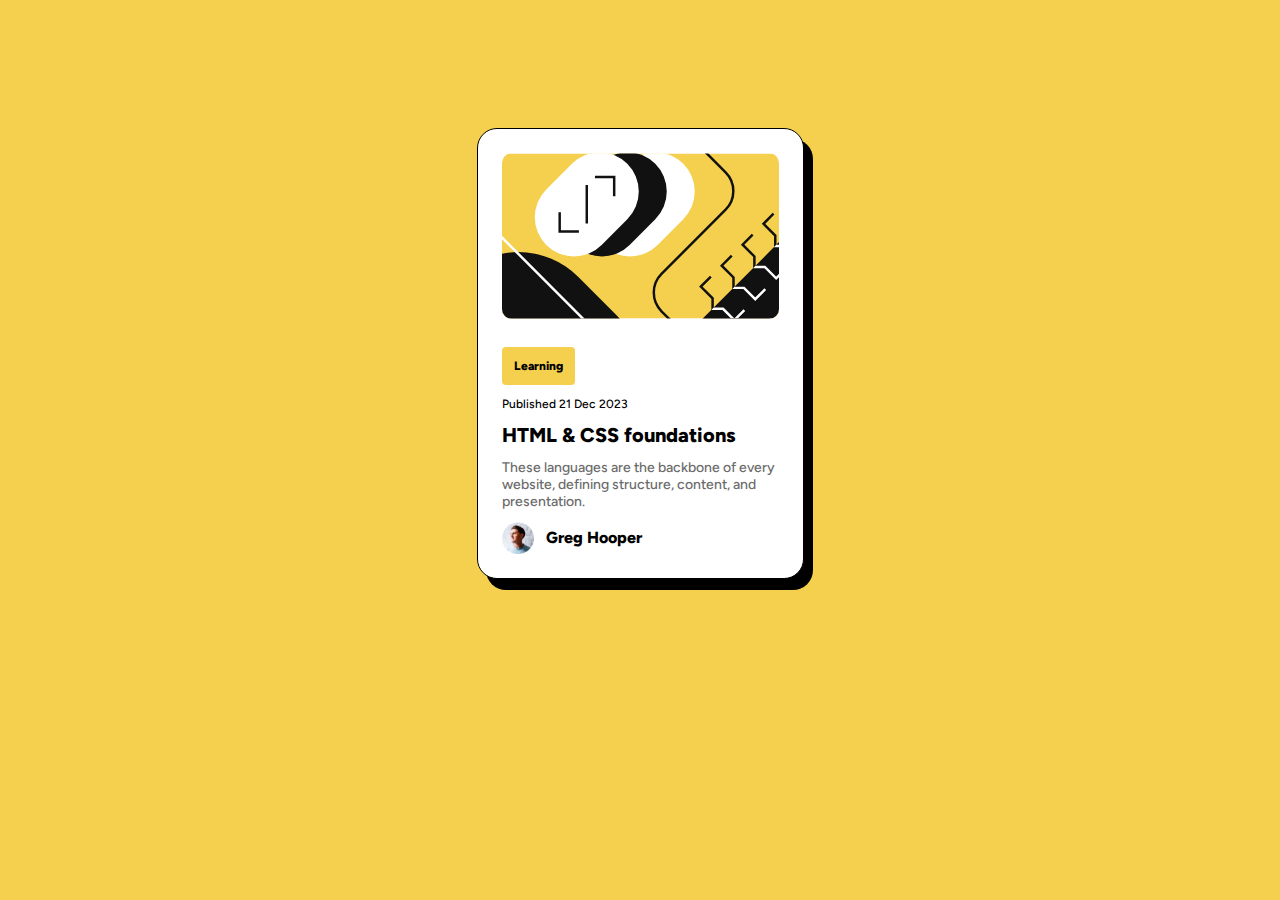
<file: blog-preview/index.html>
<!DOCTYPE html>
<html lang="en">

<head>
    <meta charset="UTF-8">
    <meta name="viewport" content="width=device-width, initial-scale=1.0">
    <title>Blog Preview</title>
    <link rel="stylesheet" href="style.css">
    <link rel="shortcut icon" href="assets/images/favicon-32x32.png" type="image/x-icon">
</head>

<body>
    <div class="container">
        <img src="assets/images/illustration-article.svg" alt="image of article ilustration">


        <p id="cabecaclho">Learning</p>

        <p id="data-publicacao">Published 21 Dec 2023</p>

        <h1>HTML & CSS foundations</h1><!--Poderia ser um Link-->

        <p id="legenda">These languages are the backbone of every website, defining structure, content, and
            presentation.</p>
        <div class="dados">
            <img src="assets/images/image-avatar.webp" alt="author">
            <p>Greg Hooper</p>
        </div>
    </div>
</body>

</html>
</file>
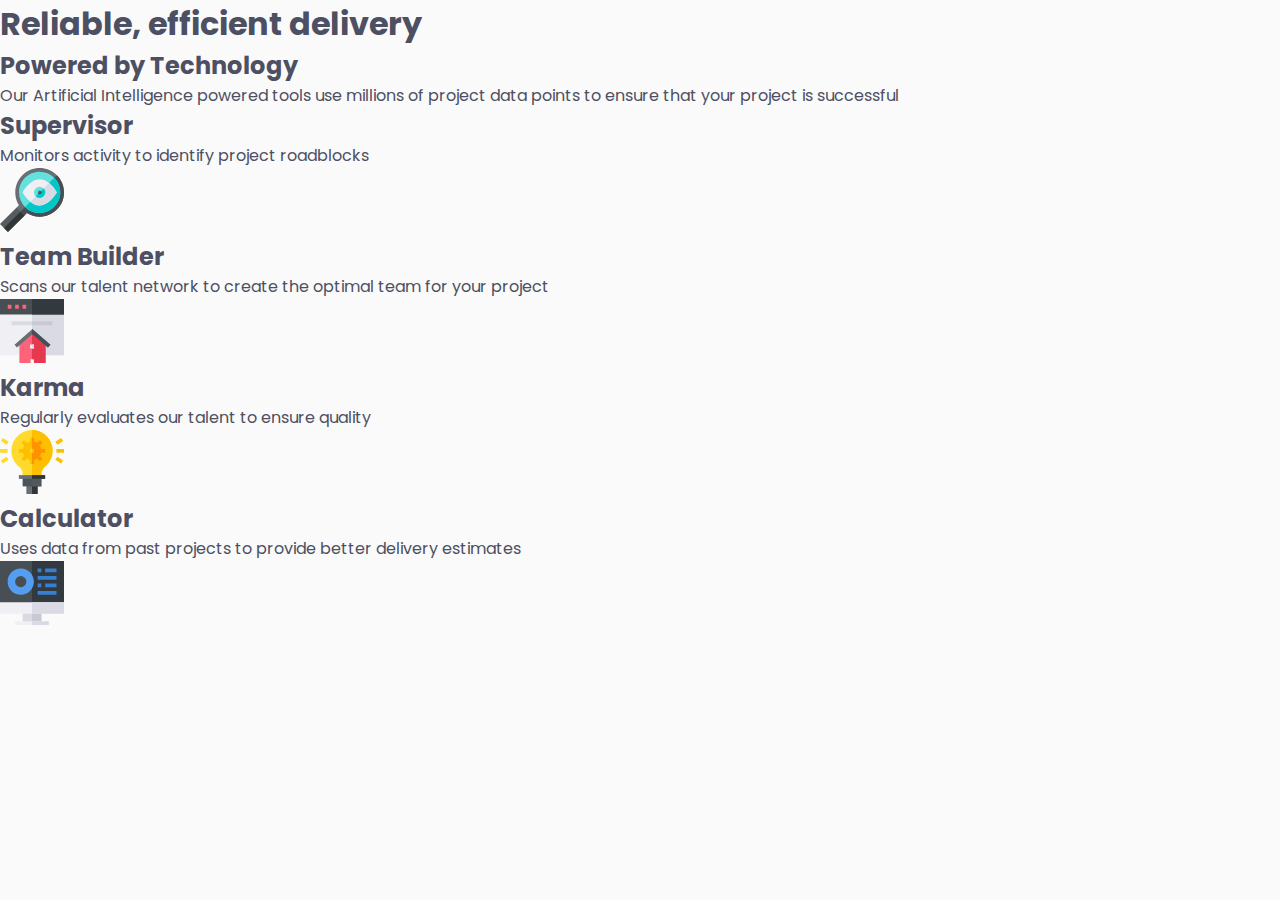
<file: Four-card-feature-section/index.html>
<!DOCTYPE html>
<html lang="en">

<head>
    <meta charset="UTF-8">
    <meta name="viewport" content="width=device-width, initial-scale=1.0">
    <link rel="stylesheet" href="style.css">
    <link rel="shortcut icon" href="images/favicon-32x32.png" type="image/x-icon">
    <title>Four card feature section</title>
</head>

<body>
    <main>
        <section>
            <h1>Reliable, efficient delivery</h1>
            <h2>Powered by Technology</h2>
            <p>Our Artificial Intelligence powered tools use millions of project data points to ensure that your project
                is successful</p>
        </section>
        <section>
            <div>
                <h2>Supervisor</h2>
                <p>Monitors activity to identify project roadblocks</p>
                <img src="images/icon-supervisor.svg" alt="Supervisor">
            </div>
            <div>
                <h2>Team Builder</h2>
                <p>Scans our talent network to create the optimal team for your project</p>
                <img src="images/icon-team-builder.svg" alt="Team Builder">
            </div>
            <div>
                <h2>Karma</h2>
                <p>Regularly evaluates our talent to ensure quality</p>
                <img src="images/icon-karma.svg" alt="Karma">
            </div>
            <div>
                <h2>Calculator</h2>
                <p>Uses data from past projects to provide better delivery estimates</p>
                <img src="images/icon-calculator.svg" alt="Calculator">
            </div>
        </section>
    </main>
</body>

</html>
</file>
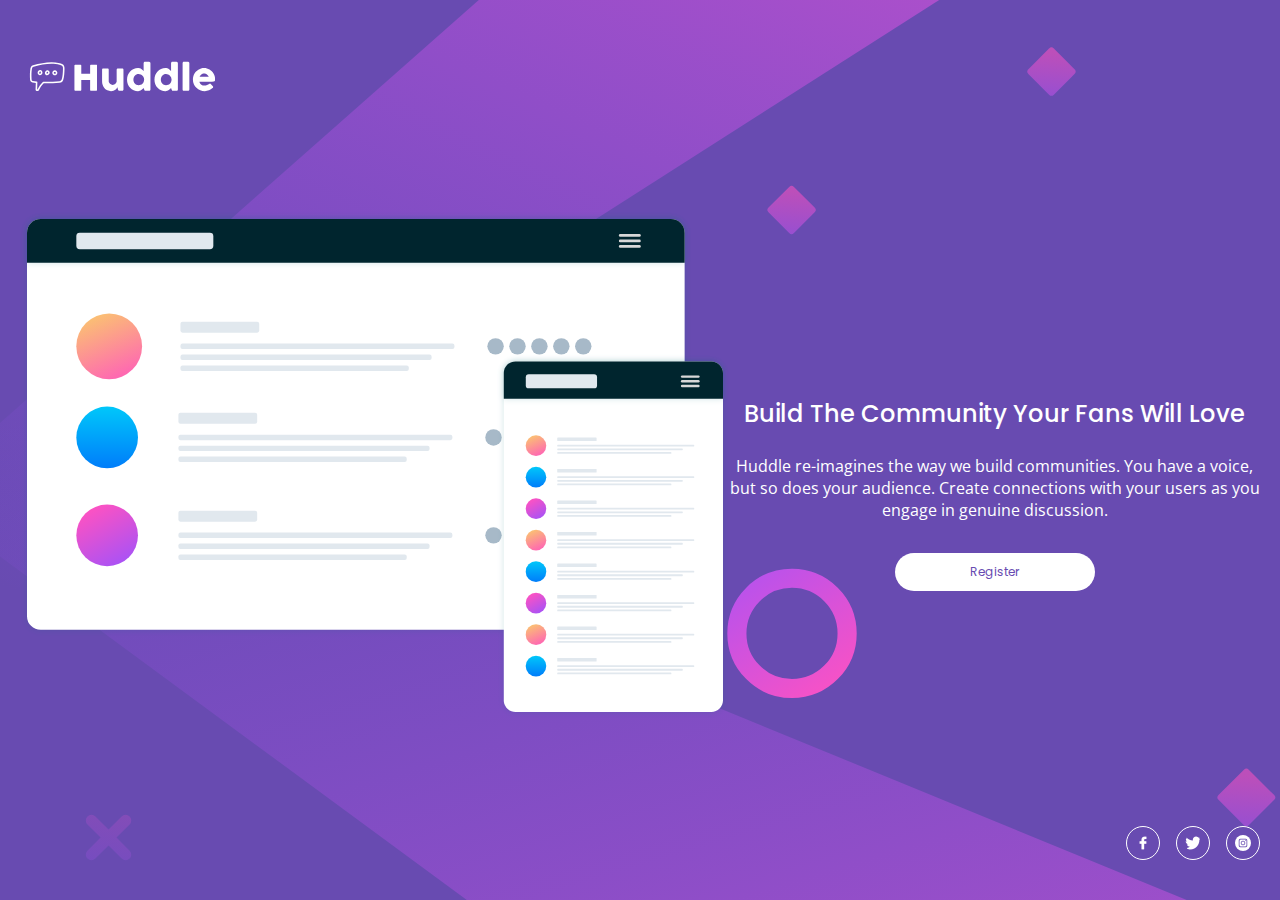
<file: huddle-landing-page/index.html>
<!DOCTYPE html>
<html lang="en">

<head>
    <meta charset="UTF-8">
    <meta name="viewport" content="width=device-width, initial-scale=1.0">
    <title>Huddle landing page</title>
    <link rel="stylesheet" href="style.css">
    <link rel="shortcut icon" href="images/favicon-32x32.png" type="image/x-icon">
</head>

<body>
    <div class="container">
        <header>
            <img src="images/logo.svg" alt="Logo of Huddle">
        </header>
        <div class="sub-container">
            <img src="images/illustration-mockups.svg" alt="ilustration mockups">
            <div class="conteudo">
                <h1>Build The Community Your Fans Will Love</h1>
                <p>Huddle re-imagines the way we build communities. You have a voice, but so does your audience. Create
                    connections with your users as you engage in genuine discussion. </p>
                <div class="container-button"><button>Register</button></div>

            </div>
        </div>
    </div>
    <div class="social">
        <img src="images/facebook.png" alt="logo facebook">
        <img src="images/twitter.png" alt="logo twitter">
        <img src="images/logotipo-do-instagram.png" alt="logo do instagram">
    </div>
</body>

</html>
</file>
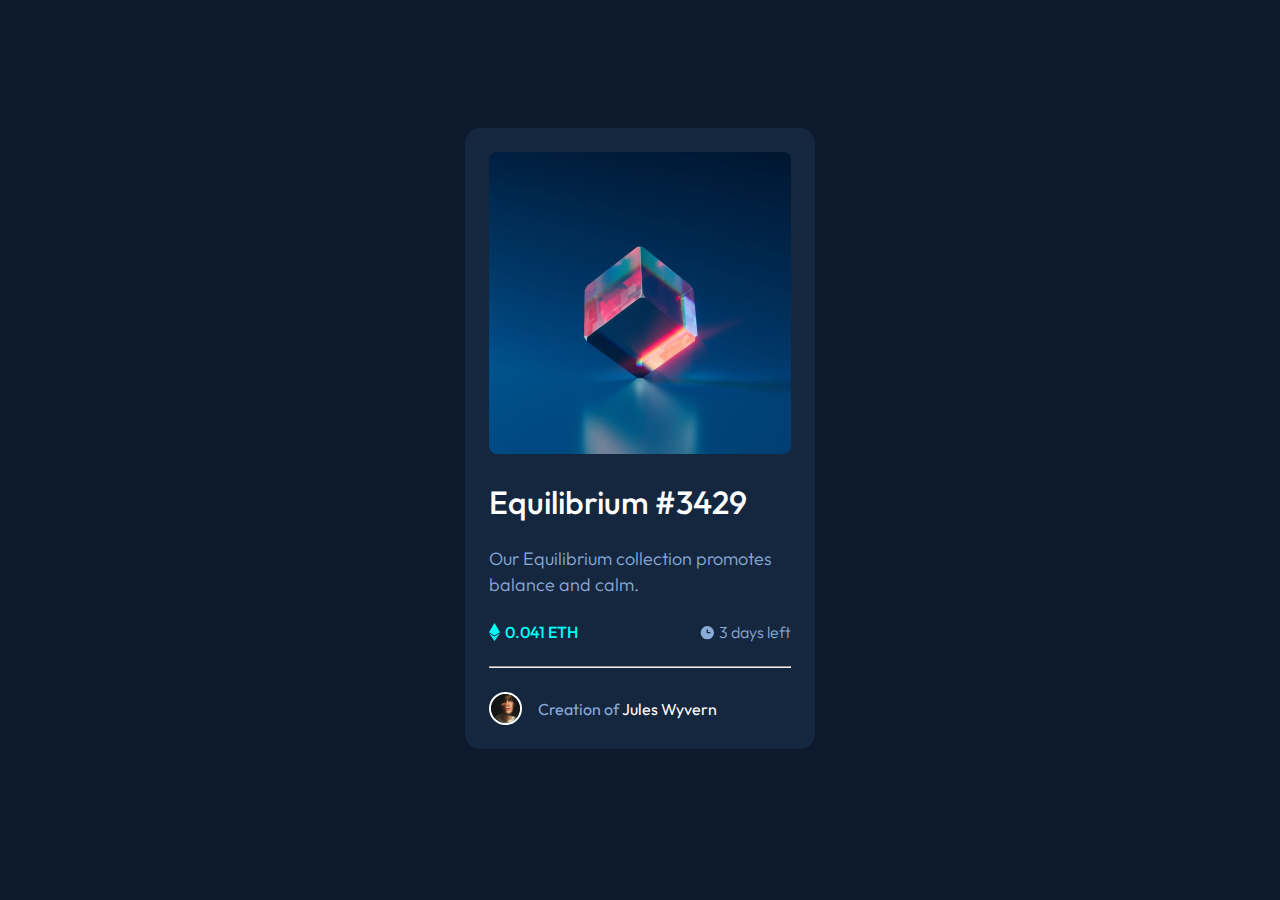
<file: nft-preview/index.html>
<!DOCTYPE html>
<html lang="en">

<head>
    <meta charset="UTF-8">
    <meta name="viewport" content="width=device-width, initial-scale=1.0">
    <title>NFT preview</title>
    <link rel="stylesheet" href="style.css">
    <link rel="shortcut icon" href="images/favicon-32x32.png" type="image/x-icon">
</head>

<body>
    <div class="container">
        <div class="imagem-container">
            <img src="images/image-equilibrium.jpg" alt="image of NFT equilibrium">

        </div>

        <h1>Equilibrium #3429</h1>
        <p id="resume">Our Equilibrium collection promotes balance and calm.</p>
        <div class="data">
            <div class="eth">
                <img src="images/icon-ethereum.svg" alt="Icon etherium">
                <p>0.041 ETH</p>
            </div>
            <div class="days">
                <img src="images/icon-clock.svg" alt="icon of clock">
                <p>3 days left</p>
            </div>
        </div>
        <hr>
        <div class="dados">
            <img src="images/image-avatar.png" alt="creator Jules Wyvern">
            <p>Creation of <a href="#">Jules Wyvern</a></p>
        </div>
    </div>
</body>

</html>
</file>
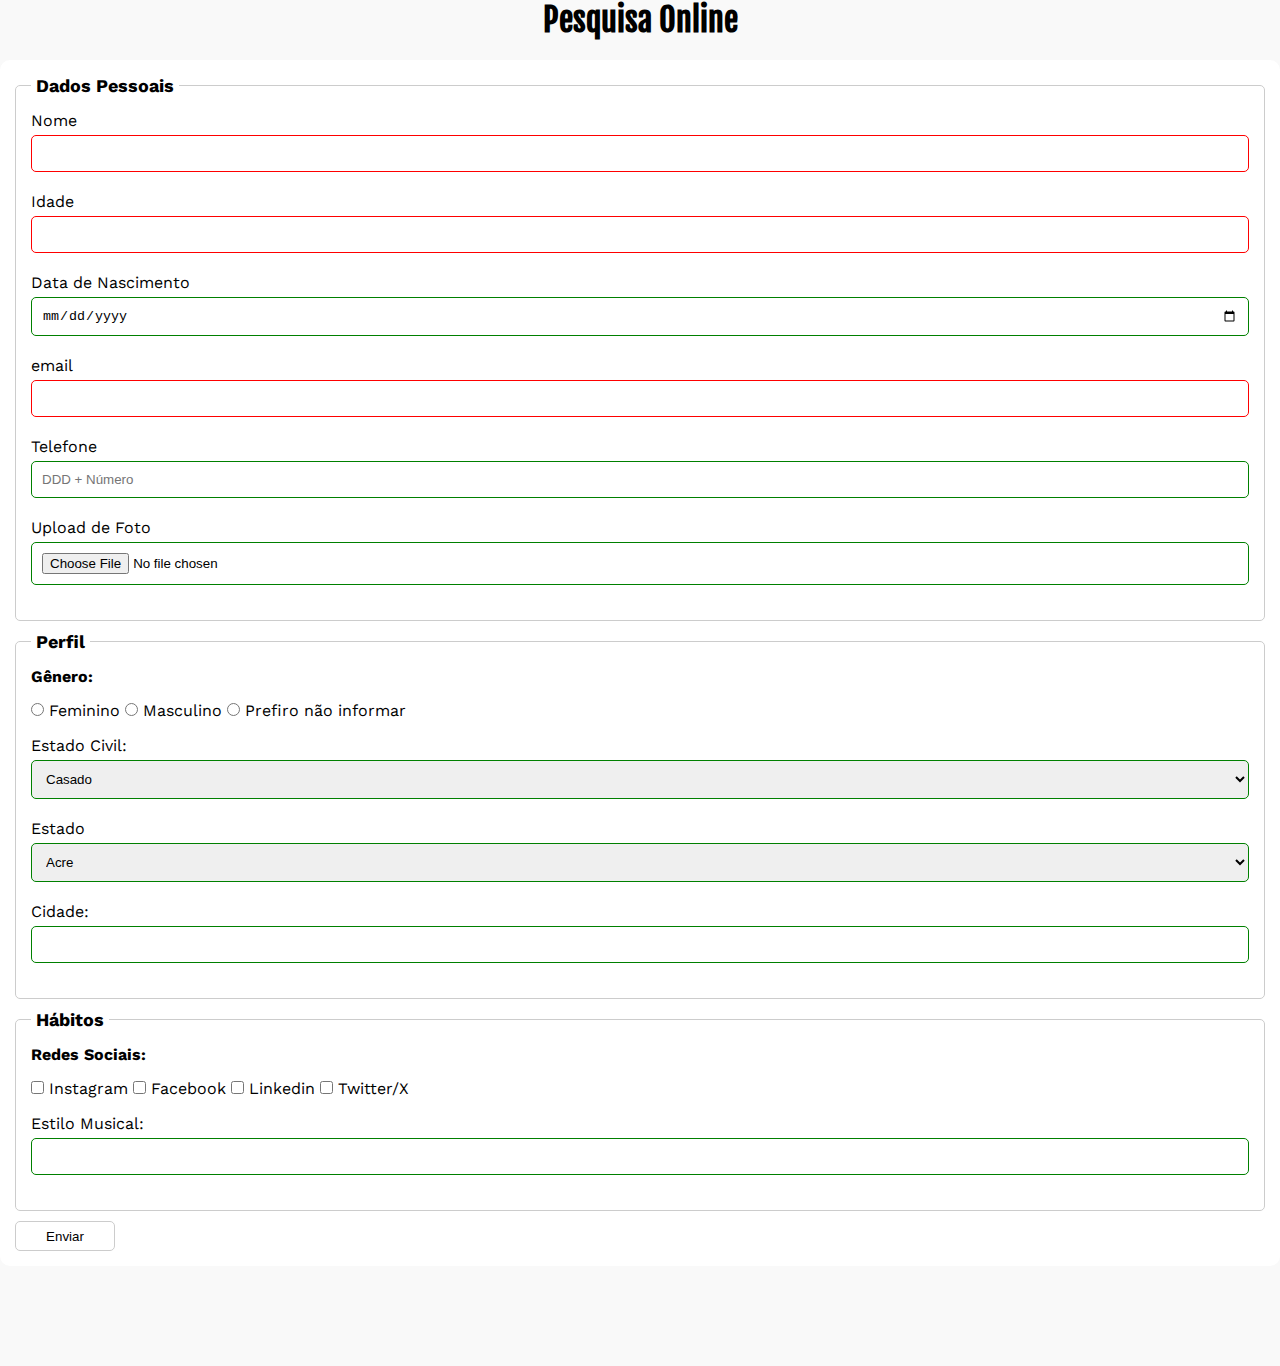
<file: pesquisa-culturama/index.html>
<!DOCTYPE html>
<html lang="pt-br">

<head>
    <meta charset="UTF-8">
    <meta name="viewport" content="width=device-width, initial-scale=1.0">
    <link rel="stylesheet" href="css/style.css">
    <title>Pesquisa Culturama</title>
</head>

<body>
    <header>
        <h1>Pesquisa Online</h1>
    </header>
    <section>
        <form action="" method="get">
            <fieldset>
                <legend>Dados Pessoais</legend>
                <label for="userName">Nome</label>
                <input type="text" name="userName" id="userName" required>
                <br>
                <label for="age">Idade</label>
                <input type="number" name="age" id="age" min="12" max="100" required>
                <br>
                <label for="birthDate">Data de Nascimento</label>
                <input type="date" name="birthDate" id="birthDate">
                <br>
                <label for="email">email</label>
                <input type="email" name="email" id="email" required>
                <br>
                <label for="userPhoneNumber">Telefone</label>
                <input type="tel" name="userPhoneNumber" id="userPhoneNumber" pattern="[0-9] {11}"
                    placeholder="DDD + Número">
                <br>
                <label for="userPhoto">Upload de Foto</label>
                <input type="file" name="userPhoto" id="userPhoto" accept="image/*">
            </fieldset>
            <fieldset>
                <legend>Perfil</legend>
                <p>Gênero:</p>
                <input type="radio" name="userGender" id="iFeminino" value="Feminino">
                <label for="iFeminino">Feminino</label>
                <input type="radio" name="userGender" id="iMasculino" value="Masculino">
                <label for="iMasculino">Masculino</label>
                <input type="radio" name="userGender" id="iNotInformed" value="notInformed">
                <label for="iNotInformed">Prefiro não informar</label>
                <br>
                <label for="maritalStatus">Estado Civil: </label>
                <select name="maritalStatus" id="maritalStatus">
                    <option value="casado">Casado</option>
                    <option value="solteiro">Solteiro</option>
                    <option value="divorciado">Divorciado</option>
                    <option value="uniaoEstavel">União estável</option>
                </select>
                <br>
                <label for="userState">Estado</label>
                <select name="userState" id="userState" required>
                    <option value="ac">Acre</option>
                    <option value="al">Alagoas</option>
                    <option value="ap">Amapá</option>
                    <option value="am">Amazonas</option>
                    <option value="ba">Bahia</option>
                    <option value="ce">Ceará</option>
                    <option value="df">Distrito Federal</option>
                    <option value="es">Espirito Santo</option>
                    <option value="go">Goiás</option>
                    <option value="ma">Maranhão</option>
                    <option value="ms">Mato Grosso do Sul</option>
                    <option value="mt">Mato Grosso</option>
                    <option value="mg">Minas Gerais</option>
                    <option value="pa">Pará</option>
                    <option value="pb">Paraíba</option>
                    <option value="pr">Paraná</option>
                    <option value="pe">Pernambuco</option>
                    <option value="pi">Piauí</option>
                    <option value="rj">Rio de Janeiro</option>
                    <option value="rn">Rio Grande do Norte</option>
                    <option value="rs">Rio Grande do Sul</option>
                    <option value="ro">Rondônia</option>
                    <option value="rr">Roraima</option>
                    <option value="sc">Santa Catarina</option>
                    <option value="sp">São Paulo</option>
                    <option value="se">Sergipe</option>
                    <option value="to">Tocantins</option>
                </select>
                <br>
                <label for="userCity">Cidade:</label>
                <input type="text" name="userCity" id="userCity">
            </fieldset>
            <fieldset>
                <legend>Hábitos</legend>


                <p>Redes Sociais:</p>
                <input type="checkbox" name="social" id="iInstagram" value="instagram">
                <label for="iInstagram">Instagram</label>
                <input type="checkbox" name="social" id="iFacebook" value="facebook">
                <label for="iFacebook">Facebook</label>
                <input type="checkbox" name="social" id="iLinkedin" value="linkedin">
                <label for="iLinkedin">Linkedin</label>
                <input type="checkbox" name="social" id="iTwitter" value="twitter">
                <label for="iTwitter">Twitter/X</label>
                <br>
                <label for="musicStyle">Estilo Musical:</label>
                <input type="text" name="userMusicStyle" id="musicStyle" list="styleType">
                <datalist id="styleType">
                    <option value="rock">
                    <option value="sertanejo">
                    <option value="pagode">
                    <option value="funk">
                    <option value="samba">
                </datalist>
            </fieldset>
            <button type="submit">Enviar</button>
        </form>
    </section>
</body>

</html>
</file>
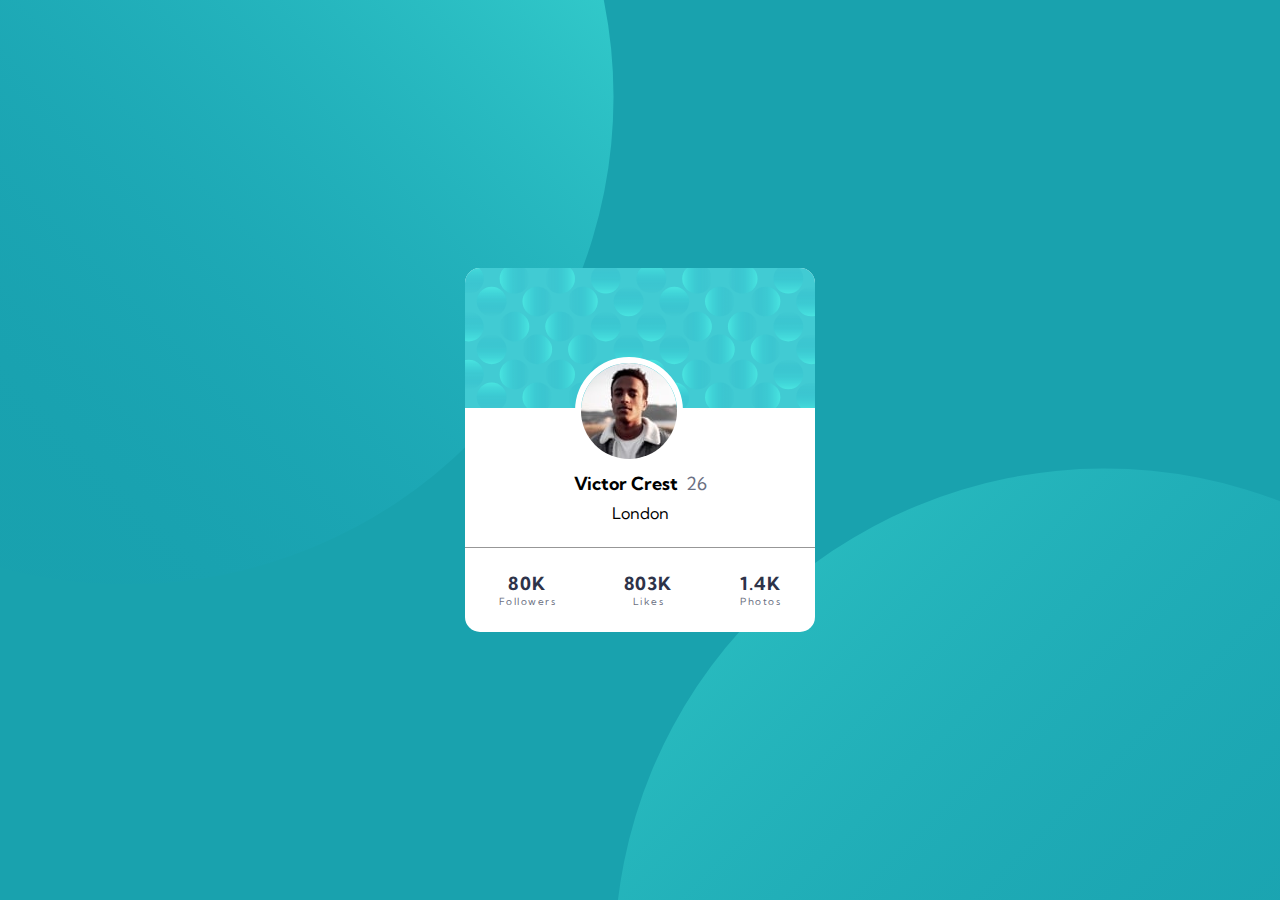
<file: profile-card/index.html>
<!DOCTYPE html>
<html lang="en">

<head>
    <meta charset="UTF-8">
    <meta name="viewport" content="width=device-width, initial-scale=1.0">
    <link rel="stylesheet" href="style.css">
    <link rel="shortcut icon" href="images/favicon-32x32.png" type="image/x-icon">
    <title>Profile Card</title>
</head>

<body>
    <div class="container">
        <img src="images/bg-pattern-card.svg" alt="">
        <div class="avatar"><img src="images/image-victor.jpg" alt="image of Victor Crest"></div>
        <div class="dados">
            <div class="dados-pessoais">
                <h1>Victor Crest</h1>
                <p>26</p>
            </div>
            <p>London</p>
        </div>
        <div class="numeros">
            <div class="container-numeros">
                <p class="numeros-destaque">80K</p>
                <p>Followers</p>
            </div>
            <div class="container-numeros">
                <p class="numeros-destaque">803K</p>
                <p>Likes</p>
            </div>
            <div class="container-numeros">
                <p class="numeros-destaque">1.4K</p>
                <p>Photos</p>
            </div>
        </div>
    </div>

</body>

</html>
</file>
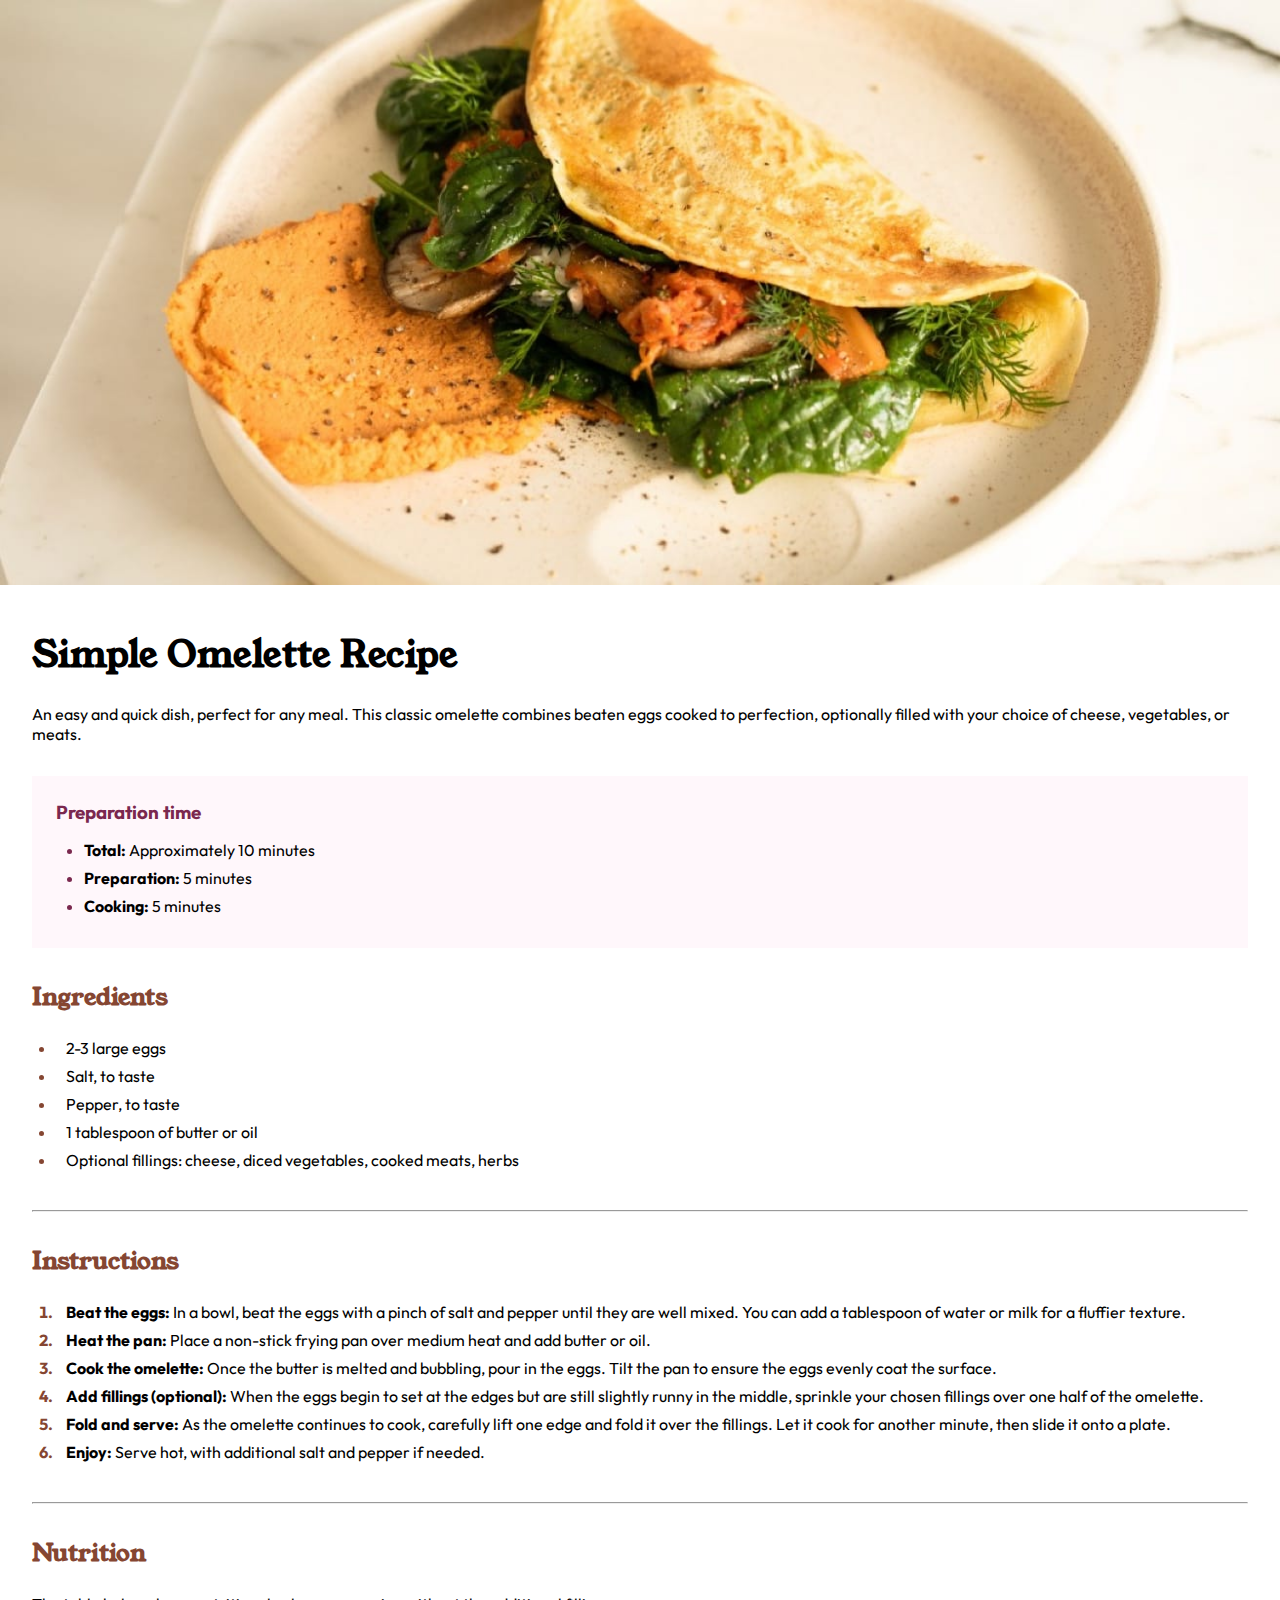
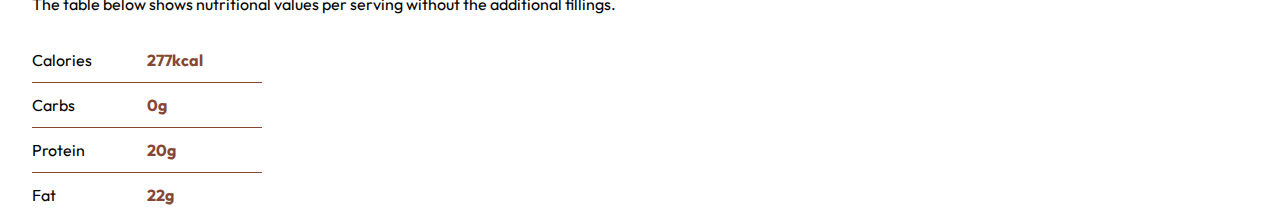
<file: recipe-page/index.html>
<!DOCTYPE html>
<html lang="en">

<head>
    <meta charset="UTF-8">
    <meta name="viewport" content="width=device-width, initial-scale=1.0">
    <link rel="stylesheet" href="style.css">
    <link rel="shortcut icon" href="assets/images/favicon-32x32.png" type="image/x-icon">
    <title>Recipe Page</title>
</head>

<body>
    <div class="container">
        <img src="assets/images/image-omelette.jpeg" alt="Omelette with vegetables">
        <div class="container-to-padding">
            <h1>Simple Omelette Recipe</h1>
            <p>An easy and quick dish, perfect for any meal. This classic omelette combines beaten eggs cooked to
                perfection, optionally filled with your choice of cheese, vegetables, or meats.</p>
            <div class="preparation">
                <h3>Preparation time</h3>
                <ul>
                    <li><strong>Total:</strong> Approximately 10 minutes</li>
                    <li><strong>Preparation:</strong> 5 minutes</li>
                    <li><strong>Cooking:</strong> 5 minutes</li>
                </ul>
            </div>
            <div class="container-ingredients">
                <h2>Ingredients</h2>
                <ul>
                    <li>
                        <div>2-3 large eggs</div>
                    </li>
                    <li>
                        <div>Salt, to taste</div>
                    </li>
                    <li>
                        <div>Pepper, to taste</div>
                    </li>
                    <li>
                        <div>1 tablespoon of butter or oil</div>
                    </li>
                    <li>
                        <div>Optional fillings: cheese, diced vegetables, cooked meats, herbs</div>
                    </li>
                </ul>
            </div>
            <hr>
            <div class="container-instructions">
                <h2>Instructions</h2>
                <ol>
                    <li>
                        <div>
                            <strong>Beat the eggs:</strong> In a bowl, beat the eggs with a pinch of salt and pepper
                            until
                            they are well mixed.
                            You
                            can add a tablespoon of water or milk for a fluffier texture.
                        </div>
                    </li>
                    <li>
                        <div>
                            <strong>Heat the pan:</strong> Place a non-stick frying pan over medium heat and add butter
                            or
                            oil.
                        </div>
                    </li>
                    <li>
                        <div>
                            <strong>Cook the omelette:</strong> Once the butter is melted and bubbling, pour in the
                            eggs.
                            Tilt the pan to
                            ensure
                            the
                            eggs evenly coat the surface.
                        </div>
                    </li>
                    <li>
                        <div>
                            <strong>Add fillings (optional):</strong> When the eggs begin to set at the edges but are
                            still slightly runny in the
                            middle, sprinkle your chosen fillings over one half of the omelette.
                        </div>
                    </li>
                    <li>
                        <div>
                            <strong>Fold and serve:</strong> As the omelette continues to cook, carefully lift one edge
                            and
                            fold it over the
                            fillings. Let it cook for another minute, then slide it onto a plate.
                        </div>
                    </li>
                    <li>
                        <div><strong>Enjoy:</strong> Serve hot, with additional salt and pepper if needed.</div>
                    </li>
                </ol>
            </div>
            <hr>
            <div class="container-nutrition">
                <h2>Nutrition</h2>
                <p>The table below shows nutritional values per serving without the additional fillings.</p>
                <table>
                    <tr>
                        <div>
                            <td class="values">Calories</td>
                            <td class="nutritional">277kcal</td>
                        </div>
                    </tr>
                    <tr>
                        <td class="values">Carbs</td>
                        <span>
                            <td class="nutritional">0g</td>
                        </span>
                    </tr>
                    <tr>
                        <td class="values">Protein</td>
                        <td class="nutritional">20g</td>
                    </tr>
                    <tr>
                        <td class="values">Fat</td>
                        <td class="nutritional">22g</td>
                    </tr>
                </table>
            </div>
        </div>

    </div>
</body>

</html>
</file>
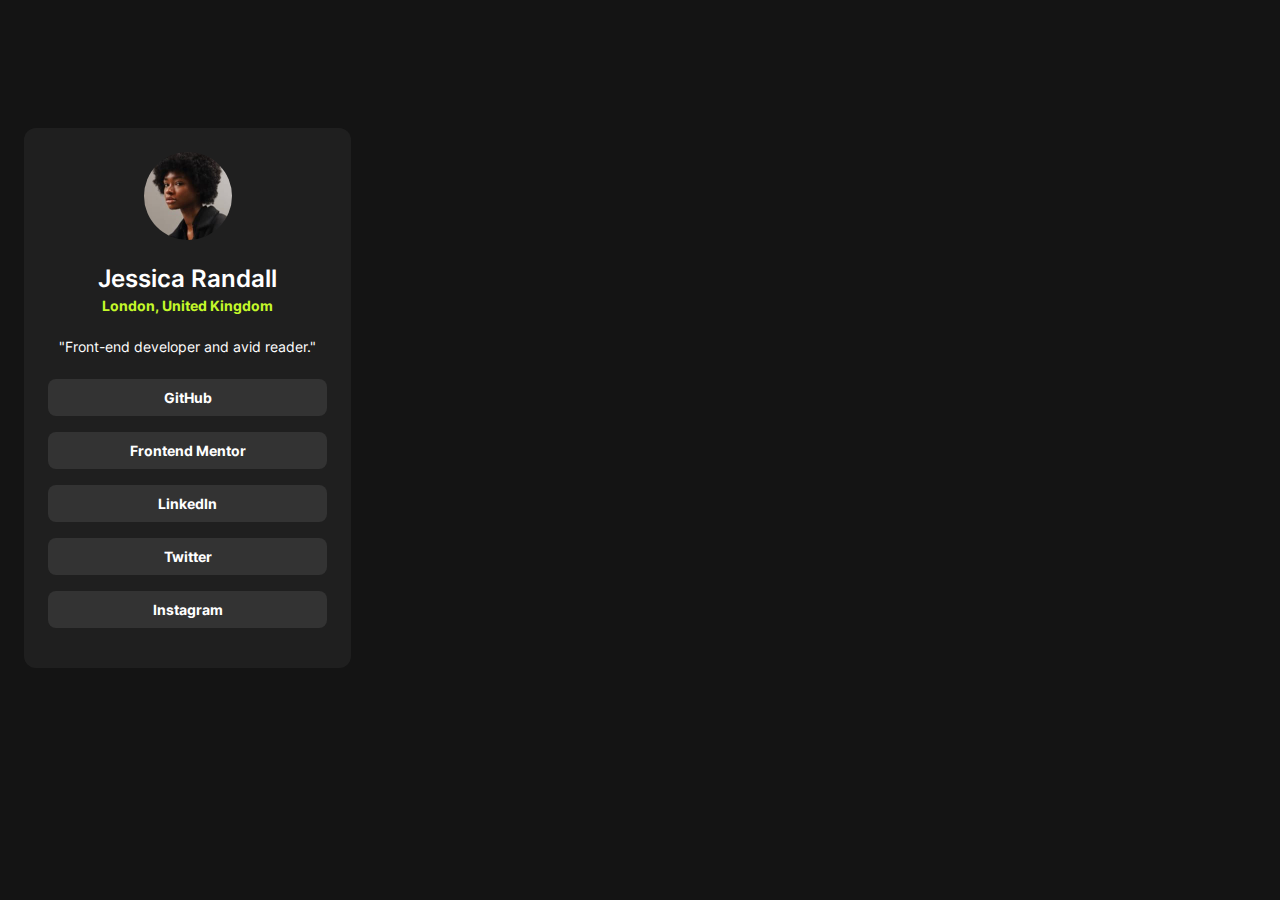
<file: social-links-profile/index.html>
<!DOCTYPE html>
<html lang="en">

<head>
    <meta charset="UTF-8">
    <meta name="viewport" content="width=device-width, initial-scale=1.0">
    <title>Social Links</title>
    <link rel="stylesheet" href="style.css">
    <link rel="shortcut icon" href="assets/images/favicon-32x32.png" type="image/x-icon">
</head>

<body>
    <div class="container">
        <img src="assets/images/avatar-jessica.jpeg" alt="Avatar of Jessica Randall">

        <div class="dados">
            <h1>Jessica Randall</h1>
            <p>London, United Kingdom</p>
        </div>
        <p id="front">"Front-end developer and avid reader."</p>
        <div class="social">
            <a href="https://github.com/lucascavalcante96">GitHub</a>
            <a href="https://www.frontendmentor.io/profile/lucascavalcante96">Frontend Mentor</a>
            <a href="www.linkedin.com/in/lucas-cavalcante-76a252132">LinkedIn</a>
            <a href="https://x.com/">Twitter</a>
            <a href="https://www.instagram.com/">Instagram</a>
        </div>
    </div>
</body>

</html>
</file>
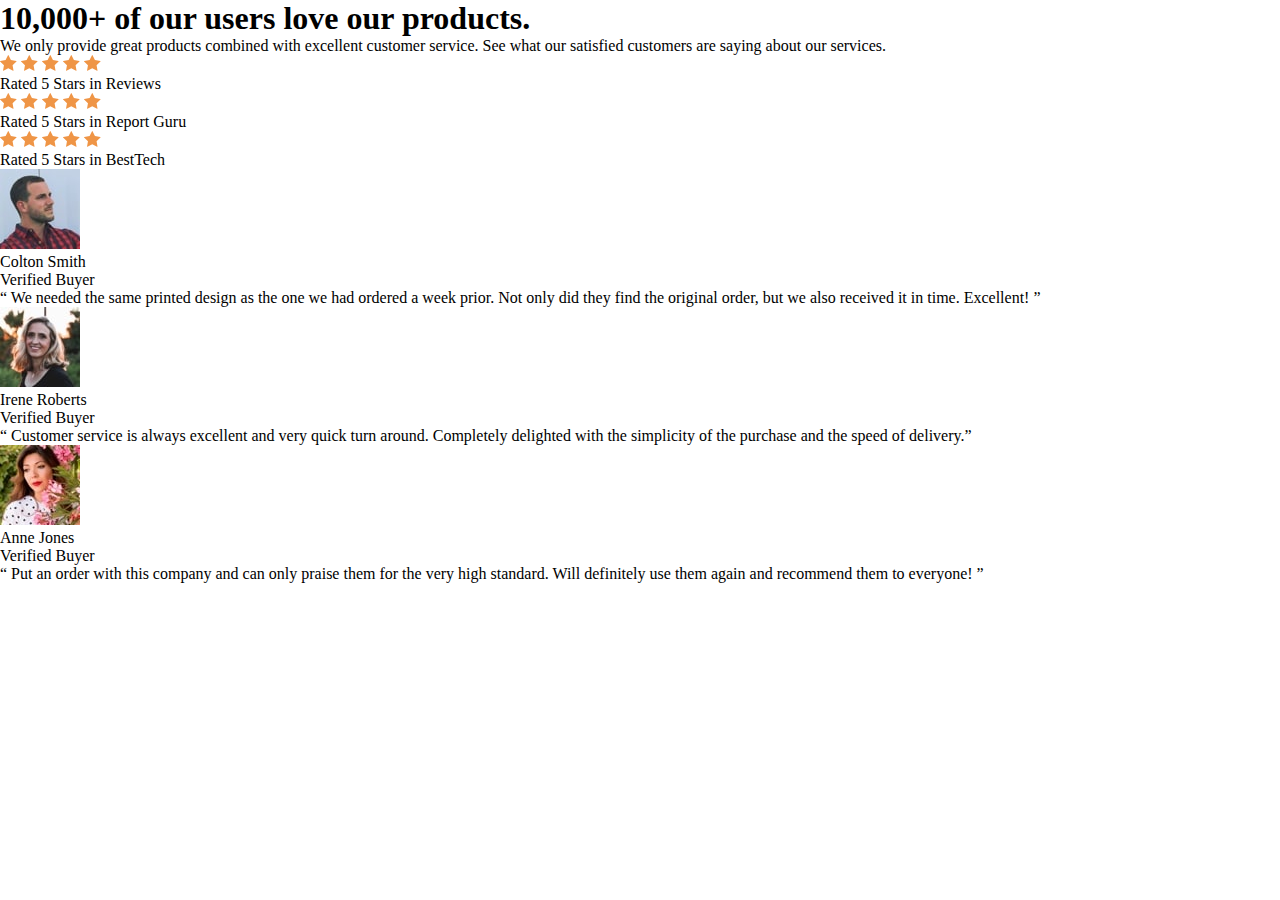
<file: social-proof-section/index.html>
<!DOCTYPE html>
<html lang="en">

<head>
    <meta charset="UTF-8">
    <meta name="viewport" content="width=device-width, initial-scale=1.0">
    <link rel="stylesheet" href="style.css">
    <link rel="shortcut icon" href="images/favicon-32x32.png" type="image/x-icon">
    <title>Social proof section</title>
</head>

<body>
    <main>
        <h1>10,000+ of our users love our products.</h1>
        <p>We only provide great products combined with excellent customer service. See what our satisfied customers are
            saying about our services.</p>
        <div>
            <img src="images/icon-star.svg" alt="star">
            <img src="images/icon-star.svg" alt="star">
            <img src="images/icon-star.svg" alt="star">
            <img src="images/icon-star.svg" alt="star">
            <img src="images/icon-star.svg" alt="star">
            <p>Rated 5 Stars in Reviews</p>
        </div>
        <div>
            <img src="images/icon-star.svg" alt="star">
            <img src="images/icon-star.svg" alt="star">
            <img src="images/icon-star.svg" alt="star">
            <img src="images/icon-star.svg" alt="star">
            <img src="images/icon-star.svg" alt="star">
            <p>Rated 5 Stars in Report Guru</p>
        </div>
        <div>
            <img src="images/icon-star.svg" alt="star">
            <img src="images/icon-star.svg" alt="star">
            <img src="images/icon-star.svg" alt="star">
            <img src="images/icon-star.svg" alt="star">
            <img src="images/icon-star.svg" alt="star">
            <p>Rated 5 Stars in BestTech</p>
        </div>
        <div>
            <div>
                <img src="images/image-colton.jpg" alt="image of colton smith">
                <p>Colton Smith</p>
                <p>Verified Buyer</p>
            </div>
            <p>“ We needed the same printed design as the one we had ordered a week prior. Not only did they find the
                original order, but we also received it in time. Excellent! ”</p>
        </div>
        <div>
            <div>
                <img src="images/image-irene.jpg" alt="image of irene roberts">
                <p>Irene Roberts</p>
                <p>Verified Buyer</p>
            </div>
            <p>“ Customer service is always excellent and very quick turn around. Completely delighted with the
                simplicity of the purchase and the speed of delivery.”</p>
        </div>
        <div>
            <div>
                <img src="images/image-anne.jpg" alt="image of anne jones">
                <p>Anne Jones</p>
                <p>Verified Buyer</p>
            </div>
            <p>“ Put an order with this company and can only praise them for the very high standard. Will definitely use
                them again and recommend them to everyone! ”</p>
        </div>
    </main>
</body>

</html>
</file>
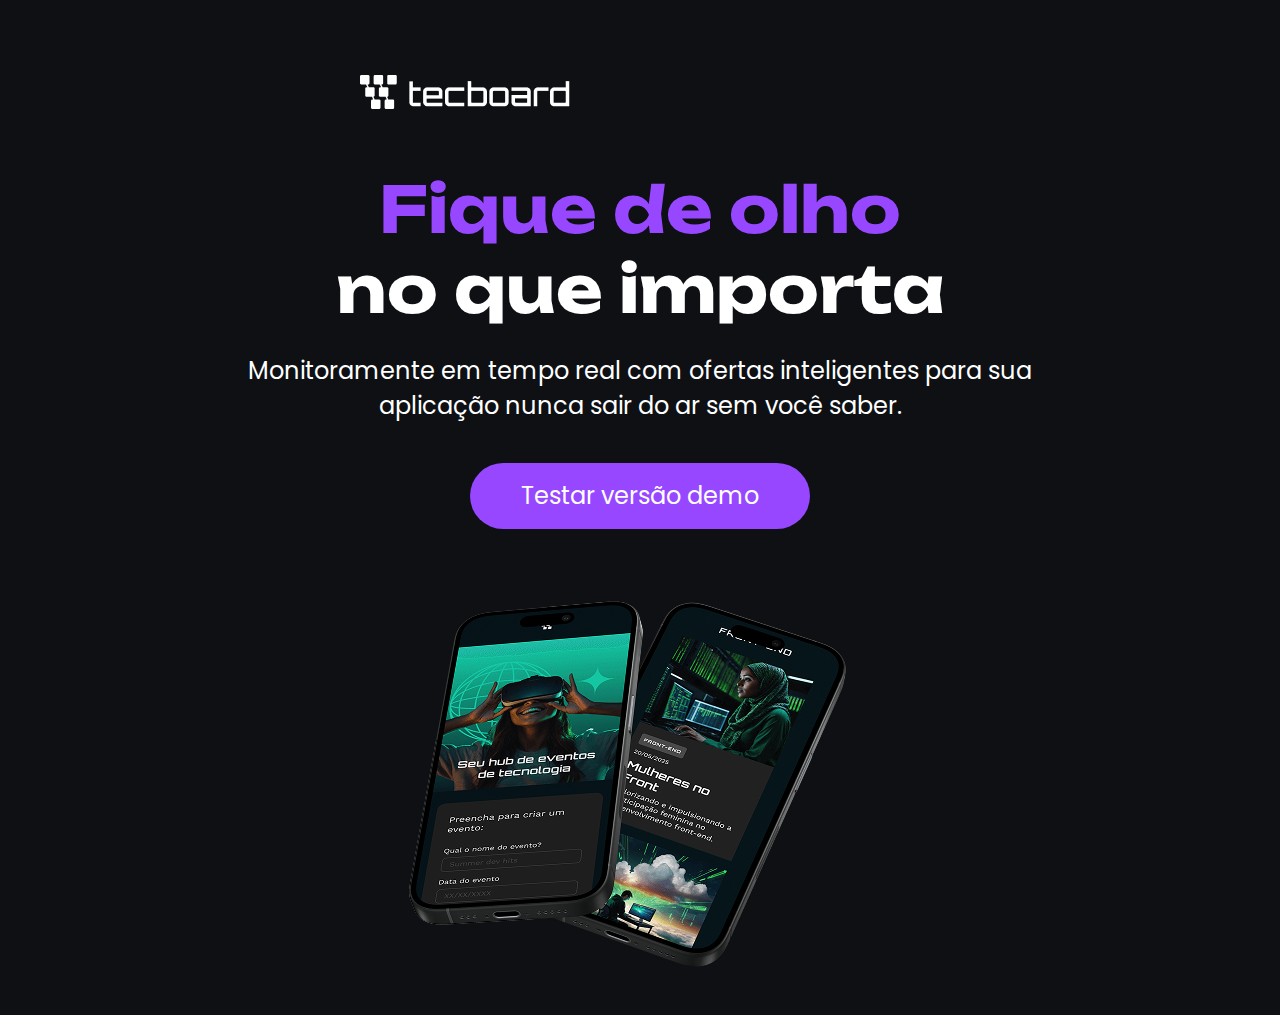
<file: tecboard/index.html>
<!DOCTYPE html>
<html lang="en">

<head>
    <meta charset="UTF-8">
    <meta name="viewport" content="width=device-width, initial-scale=1.0">
    <link rel="stylesheet" href="style.css">
    <link rel="shortcut icon" href="Favicon2.png" type="image/svg+xml">
    <!-- HTML Meta Tags -->
    <title>Tecboard App</title>
    <meta name="description"
        content="Monitore suas aplicações em tempo real, para que elas nunca saiam do ar sem você saber">

    <!-- Facebook Meta Tags -->
    <meta property="og:url" content="https://lucascavalcante96.github.io/praticaFront/tecboard/index.html">
    <meta property="og:type" content="website">
    <meta property="og:title" content="Tecboard App">
    <meta property="og:description"
        content="Monitore suas aplicações em tempo real, para que elas nunca saiam do ar sem você saber">
    <meta property="og:image"
        content="https://lucascavalcante96.github.io/praticaFront/tecboard/img/celulares-sobrepostos-desktop.png">

    <!-- Twitter Meta Tags -->
    <meta name="twitter:card" content="summary_large_image">
    <meta property="twitter:domain" content="lucascavalcante96.github.io">
    <meta property="twitter:url" content="https://lucascavalcante96.github.io/praticaFront/tecboard/index.html">
    <meta name="twitter:title" content="Tecboard App">
    <meta name="twitter:description"
        content="Monitore suas aplicações em tempo real, para que elas nunca saiam do ar sem você saber">
    <meta name="twitter:image"
        content="https://lucascavalcante96.github.io/praticaFront/tecboard/img/celulares-sobrepostos-desktop.png">

    <!-- Meta Tags Generated via https://www.opengraph.xyz -->

    <meta name="google-site-verification" content="MwA1G9Rtn5mqV3MlyN0Pmu0H6GrhymjUuHwyKlb9bWU" />
</head>

<body>
    <header>
        <img src="img/Logo-fundo-branco.png" alt="Logo do Tecboard App na cor branca">
    </header>
    <main>
        <section>
            <h1>
                <span>Fique de olho</span>
                <br>no que importa
            </h1>
            <p>Monitoramente em tempo real com ofertas inteligentes para sua aplicação nunca sair do ar sem você saber.
            </p>
            <a href="#" title="teste a versão demo do app Tecboard">Testar versão demo</a>
            <img src="img/celulares-sobrepostos-desktop.png"
                alt="Tela do app Tecboard em dois celulares pretos sobrepostos, com destaque para o hub de eventos de tecnologia">
        </section>
    </main>
    </div>
</body>

</html>
</file>
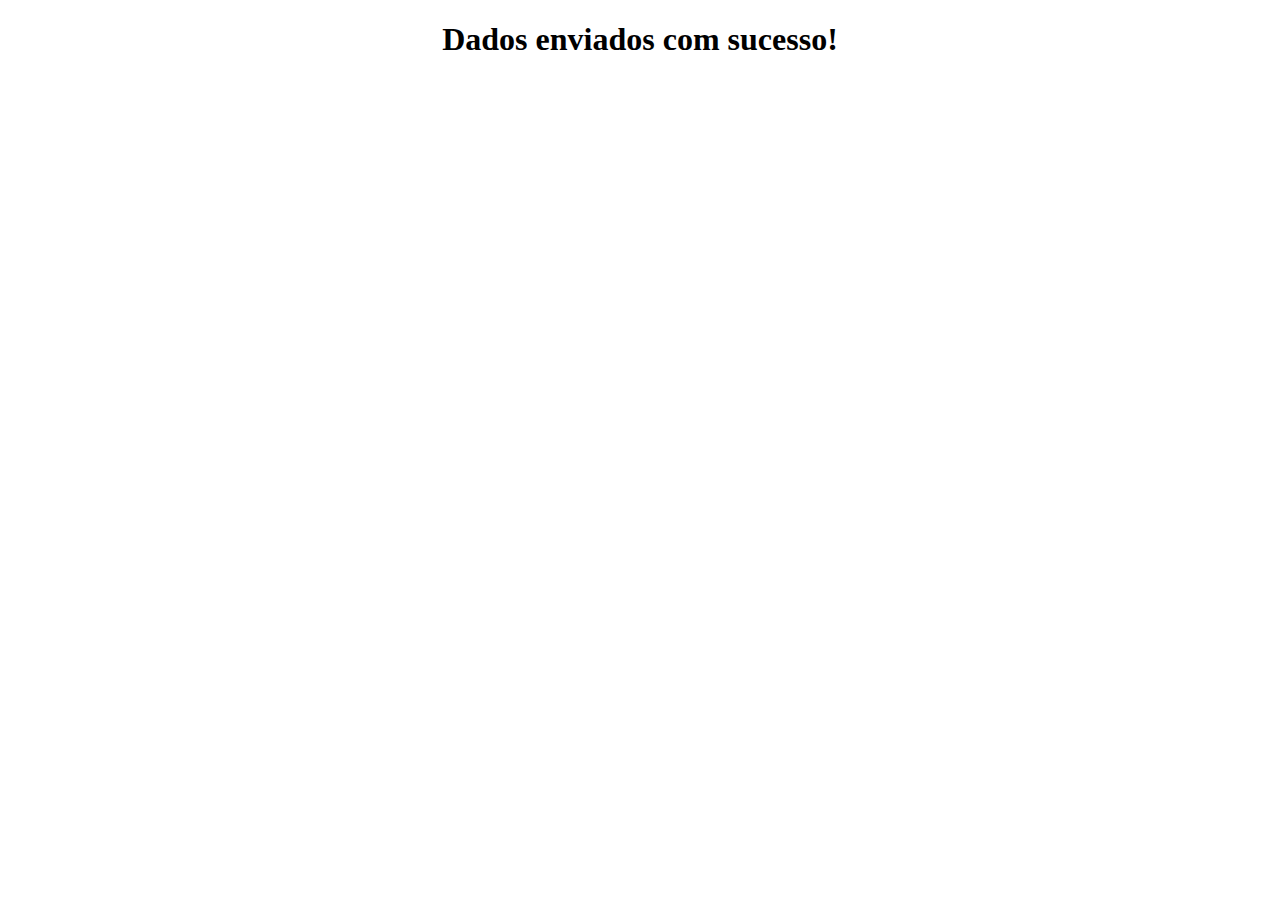
<file: pesquisa-culturama/sucesso.html>
<!DOCTYPE html>
<html lang="pt-br">

<head>
    <meta charset="UTF-8">
    <meta name="viewport" content="width=device-width, initial-scale=1.0">
    <title>Pesquisa culturama</title>
    <link rel="shortcut icon" href="culturama-favico.png" type="image/x-icon">
    <link rel="stylesheet" href="css/estilo.css">
</head>

<body>
    <h1>Dados enviados com sucesso!</h1>
</body>

</html>
</file>
<file: blog-preview/style.css>
@font-face {
    font-family: "figtree-extrabold";
    src: url(assets/fonts/static/Figtree-ExtraBold.ttf) format("truetype");
}
@font-face {
    font-family: "figtree-medium";
    src: url(assets/fonts/static/Figtree-Medium.ttf) format("truetype");
}

:root{
    --font-destaque: "figtree-extrabold";
    --font-projeto: "figtree-medium";
}

*{
    padding: 0;
    margin: 0;
    box-sizing: border-box;
}

body{
    background-color: #F4D04E;
}
.container{
    width: 327px;
    margin: auto;
    margin-top: 128px;
    margin-bottom: 128px;
    border: 1px solid black;
    padding: 24px;
    background-color: #fff;
    border-radius: 20px;
    box-shadow: 9px 11px 0px #000;;
}
.container>img{
    width: 100%;
    border-radius: 10px;
    margin-bottom: 24px;
}
#cabecaclho{
    font-family: var(--font-destaque);
    background-color: #F4D04E;
    width: 73px;
    padding: 12px;
    border-radius: 4px;
    font-size: 12px;
}
#data-publicacao{
    font-size: 12px;
    font-family: var(--font-projeto);
    margin-top: 12px;
    margin-bottom: 12px;
}
.container>h1{
    font-size: 20px;
    font-family: var(--font-destaque);
    margin-bottom: 12px;
}
.container>h1:hover{
    cursor: pointer;
    color: #F4D04E;
}
#legenda{
    font-size: 14px;
    font-family: var(--font-projeto);
    color: #6B6B6B;
}
.dados{
    display: flex;
    margin-top: 12px;
}
.dados>img{
    width: 32px;
    
}
.dados>p{
    align-content: center;
    margin-left: 12px;
    font-family: var(--font-destaque);
}
</file>
<file: Four-card-feature-section/style.css>
@import url("https://fonts.googleapis.com/css2?family=Poppins:ital,wght@0,100;0,200;0,300;0,400;0,500;0,600;0,700;0,800;0,900;1,100;1,200;1,300;1,400;1,500;1,600;1,700;1,800;1,900&display=swap");

:root {
  --color-cyan: #00c8c8;
  --color-red: #ea5454;
  --color-orange: #fcae4a;
  --color-blue: #549ef2;
  --text-color: #4d4f62;
  --background-color: #fafafa;
}
/* General Styles */
* {
  margin: 0;
  padding: 0;
  box-sizing: border-box;
}
body {
  font-family: "Poppins", sans-serif;
  background-color: var(--background-color);
  color: var(--text-color);
}
.four-card-feature-section {
  width: 100%;
  max-width: 316px;
  margin: 56px auto;
}
.intro > .subtitle {
  color: var(--text-color);
  font-size: 24px;
  font-weight: 200;
  letter-spacing: 0.25;
  text-align: center;
}
.four-card-feature-section > .intro > h1 {
  font-size: 24px;
  font-weight: 700;
  color: var(--text-color);
  margin-bottom: 16px;
  text-align: center;
}
.four-card-feature-section > .intro > .description {
  font-size: 15px;
  font-weight: 400;
  text-align: center;
  line-height: 1.5;
  margin-bottom: 60px;
}
.features {
  display: flex;
  flex-direction: column;
  gap: 32px;
}
.features > .feature {
  padding: 32px;
  border-radius: 8px;
  background-color: #fff;
  box-shadow: 0 15px 30px -11px #83a6d2;
}
.features > .supervisor {
  border-top: 4px solid var(--color-cyan);
}
.features > .supervisor > h2 {
  font-size: 20px;
  font-weight: 700;
  margin-bottom: 6px;
}
.features > .supervisor > p {
  font-size: 13px;
  font-weight: 500;
  margin-bottom: 32px;
}
.features > .supervisor > img {
  width: 64px;
  height: 64px;
  position: relative;
  left: 185px;
}
.features > .team-builder {
  border-top: 4px solid var(--color-red);
}
.features > .team-builder > h2 {
  font-size: 20px;
  font-weight: 700;
  margin-bottom: 6px;
}
.features > .team-builder > p {
  font-size: 13px;
  font-weight: 500;
  margin-bottom: 32px;
}
.features > .team-builder > img {
  width: 64px;
  height: 64px;
  position: relative;
  left: 185px;
}
.features > .karma {
  border-top: 4px solid var(--color-orange);
}
.features > .karma > h2 {
  font-size: 20px;
  font-weight: 700;
  margin-bottom: 6px;
}
.features > .karma > p {
  font-size: 13px;
  font-weight: 500;
  margin-bottom: 32px;
}
.features > .karma > img {
  width: 64px;
  height: 64px;
  position: relative;
  left: 185px;
}
.features > .calculator {
  border-top: 4px solid var(--color-blue);
}
.features > .calculator > h2 {
  font-size: 20px;
  font-weight: 700;
  margin-bottom: 6px;
}
.features > .calculator > p {
  font-size: 13px;
  font-weight: 500;
  margin-bottom: 32px;
}
.features > .calculator > img {
  display: block;
  margin-left: auto;
  margin-top: 20px;
  position: static;
}

@media screen and (min-width: 768px) {
  .four-card-feature-section {
    max-width: 880px;
    margin: 80px auto;
  }

  .features {
    display: grid;
    grid-template-columns: repeat(3, 1fr);
    grid-template-rows: repeat(4, 1fr);
    gap: 30px;
  }

  .features > .feature {
    width: 100%;
    max-width: 350px;
    margin: 0;
  }
  .features > .supervisor {
    grid-column: 1;
    grid-row: 2 / span 2;
  }
  .features > .team-builder {
    grid-column: 2;
    grid-row: 1 / span 2;
  }
  .features > .calculator {
    grid-column: 2;
    grid-row: 3 / span 2;
  }
  .features > .karma {
    grid-column: 3;
    grid-row: 2 / span 2;
  }
  .features > .feature img {
    display: block;
    margin-left: auto;
    margin-top: 20px;
    position: static;
  }
}
</file>
<file: huddle-landing-page/style.css>
@import url('https://fonts.googleapis.com/css2?family=Open+Sans:ital,wght@0,300..800;1,300..800&family=Poppins:ital,wght@0,100;0,200;0,300;0,400;0,500;0,600;0,700;0,800;0,900;1,100;1,200;1,300;1,400;1,500;1,600;1,700;1,800;1,900&display=swap');

:root{
    --font-principal: "Poppins", sans-serif;
    --font-secundaria: "Open Sans", sans-serif;
}

*{
    margin: 0;
    padding: 0;
    box-sizing: border-box;
}
body{
    background-image: url(images/bg-mobile.svg);
    background-repeat: no-repeat;
    background-color: #684BB1;
    display: flex;
    flex-direction: column;
    align-items: center;
    min-height: 100vh;
    justify-content: space-between;
    padding: 40px 20px;
    font-family: var(--font-principal);
    
    
}
.container>header>img{
    width: 120px;
    margin-bottom: 64px;
}
.container{
    display: flex;
    justify-content: center;
    flex-direction: column;
    width: 304px;
    flex-grow: 1;
}
.container>.sub-container> img{
    width: 100%;
    margin-bottom: 56px;
}
.container>.sub-container>.conteudo>h1{
    font-size: 24px;
    font-weight: 500;
    color: #fff;
    text-align: center;
}
.container>.sub-container>.conteudo>p{
    font-family: var(--font-secundaria);
    font-size: 16px;
    color: #fff;
    text-align: center;
    margin-top: 24px;
}
.container>.sub-container>.conteudo>.container-button{
    display: flex;
    width: 100%;
    align-items: center;
    justify-content: center;
}
.container>.sub-container>.conteudo>.container-button>button{
    background-color: #fff;
    color: #684BB1;
    border-radius: 20px;
    font-size: 12px;
    font-family: var(--font-principal);
    padding: 10px 20px;
    width: 200px;
    border: none;
    margin-top: 32px;
}
.social{
    display: flex;
    justify-content: center;
    gap: 16px;
    width: 100%;
    padding-top: 40px;
}
.social>img{
    border-radius: 50%;
    border: 1px solid #fff;
    padding: 8px;
}

@media screen and (min-width:480px) and (max-width:1200px) {
    body{
        background-image: url(images/bg-mobile.svg);
        background-size: 100vw 100vh;
    }
    .container{
        width: 608px;
    }
}
@media screen and (min-width: 1201px) {
    body{
        background-image: url(images/bg-desktop.svg);
        background-size: cover;
    }
    .container{
        width: 100%;
        max-width: 1272px;
        flex-grow: 1;
    }
    .container>.sub-container{
        display: flex;
        align-items: center;
    }
    .container>header>img{
        width: 200px;
        margin-bottom: 104px;
    }
    .social{
        justify-content: flex-end;
    }
}
</file>
<file: nft-preview/style.css>
@import url('https://fonts.googleapis.com/css2?family=Outfit:wght@100..900&display=swap');


:root{
    --fonte-projeto: "Outfit", sans-serif
}
body{
    background-color: #0D1A2D;
}
*{
    margin: 0;
    padding: 0;
    box-sizing: border-box; 
}
.container{
    width: 350px;
    margin: auto;
    margin-top: 10%;
    margin-bottom: 10%;
    padding: 24px;
    background-color: #15263F;
    border-radius: 15px; 
}
.imagem-container{
    position: relative;
    overflow: hidden;
}
.container>.imagem-container>img{
    width: 100%;
    border-radius: 8px;
}

.container>.imagem-container::after{
    content: url(images/icon-view.svg);
    position: absolute;
    top: 0;
    left: 0;
    width: 100%;
    height: 99%;
    background-color: hsla(178, 100%, 50%, 0.5);
    border-radius: 8px;
    display: flex;
    justify-content: center;
    align-items: center;
    opacity: 0;
    transition: 0.3s ease;
}

.container>.imagem-container:hover::after{
    opacity: 1;
}
.container>h1{
    font-family: var(--fonte-projeto);
    font-weight: 500;
    color: #fff;
    margin-top: 24px;
    margin-bottom: 24px;
}
.container>h1:hover{
    color: #00FFF8;
}
#resume{
    font-size: 18px;
    font-family: var(--fonte-projeto);
    font-weight: 300;
    color: #8BACD9;
    line-height: 26px;
}
.data{
    display: flex;
    width: 100%;
    justify-content: space-between;
    
    margin-top: 24px;
    margin-bottom: 24px;
}
.eth{
    width: 50%;
    align-content: center;
    display: flex;
    align-items: center;
}
.eth>p{
    display: inline-block;
    color: #00FFF8;
    font-family:  var(--fonte-projeto);
    font-weight: 500;
    margin-left: 5px;
    
}
.days{
    width: 50%;
    text-align: right;
    display: flex;
    align-items: center;
    justify-content: flex-end;
}
.days>p{
    display: inline-block;
    font-family:  var(--fonte-projeto);
    font-weight: 300;
    margin-left: 3px;
    color: #8BACD9;
}
hr{
    color: #979797;
}
.dados{
    display: flex;
    margin-top: 24px;
    gap: 16px;
    align-items: center;
}
.dados>img{
    border: 2px solid #fff;
    border-radius: 50%;
    width: 33px;
}
.dados>p{
    color: #8BACD9;
    font-family: var(--fonte-projeto);
}
.dados>p>a{
    color: #fff;
    text-decoration: none;
}

.dados>p>a:hover{
    cursor: pointer;
    color: #00FFF8;
}
</file>
<file: pesquisa-culturama/css/style.css>
@import url('https://fonts.googleapis.com/css2?family=Fjalla+One&family=Work+Sans:ital,wght@0,100..900;1,100..900&display=swap');
*{
    margin: 0;
    padding: 0;
    box-sizing: border-box;
}

body{
    background-color: #f9f9f9;
    font-family: "Work Sans", sans-serif;
}
main{
    width: 100%;
    max-width: 700px;
    margin: auto;
}
header{
    text-align: center;
    margin-bottom: 20px;
}
img{
    width: 100px;
}
h1{
    font-family: "Fjalla One", sans-serif;
}
form{
    background-color: #fff;
    padding: 15px;
    border-radius: 10px;
    margin-bottom: 100px;
}
fieldset{
    padding: 15px;
    border: 1px solid #ccc;
    border-radius: 5px;
    margin-bottom: 10px;
}
legend{
    font-weight: bold;
    font-size: 18px;
    padding: 0 5px;
}
label{
    margin-bottom: 5px;
    display: inline-block;
}
p{
    font-weight: bold;
    margin-bottom: 15px;
}
input, select, textarea{
    width: 100%;
    padding: 10px;
    margin-bottom: 20px;
    border: 1px solid #ccc;
    border-radius: 5px;
}
textarea{
    min-height: 100px;
}
input[type="radio"], input[type="checkbox"]{
    width: auto;
}
input:invalid,
select:invalid,
textarea:invalid{
    border-color: red;
}
input:valid,
select:valid,
textarea:valid
{
    border-color: green;
}
button{
    width: 100px;
    height: 30px;
    margin-right: 10px;
    background-color: #fff;
    border: 1px solid #ccc;
    border-radius: 5px;
    cursor: pointer;
}
button[type="submit"]:hover{
    background-color: green;
    color: #fff;
}
button[type="reset"]:hover{
    background-color: orangered;
    color: #fff;
}
</file>
<file: profile-card/style.css>
@import url('https://fonts.googleapis.com/css2?family=Kumbh+Sans:wght,YOPQ@100..900,300&display=swap');

:root{
    --font-projeto: "Kumbh Sans", sans-serif;
}

*{
    margin: 0;
    padding: 0;
    box-sizing: border-box;
}
body {
    margin: 0;
    background-color: #19a2ae;
    background-image: url('images/bg-pattern-top.svg'), url('images/bg-pattern-bottom.svg');
    background-repeat: no-repeat, no-repeat;
    background-position: right 52vw bottom 35vh, left 48vw top 52vh;
    min-height: 100vh;
    display: flex;            
    justify-content: center;   
    align-items: center;       
    overflow: hidden;
}
.container{
    width: 326px;
    background-color: #fff;
    border-radius: 15px;
    overflow: hidden;
    font-family: var(--font-projeto);
}
.container>img{
    width: 100%;
}
.avatar{
    position: relative;
}
.avatar>img{
    border-radius: 50%;
    position: absolute;
    top: -55px;
    left: 110px;
    border: 6px solid #fff;
}
.dados{
    margin-top: 60px;
    text-align: center;
    padding-bottom: 24px;
    border-bottom: 1px solid #979797;
}
.dados-pessoais{
    display: flex;
    justify-content: center;
    gap: 8px;
    margin-bottom: 8px;
    
}
.dados-pessoais>h1{
    font-size: 18px;
}
.dados-pessoais>p{
    font-size: 18px;
    color: #6B7082;
}
.dados-pessoais>p{
    color: #6B7082;
    font-size: 18px;
}
.numeros{
    display: flex;
    margin-top: 24px;
    margin-bottom: 24px;
    justify-content: space-around;
}
.container-numeros{
    color: #6B7082;
    font-size: 10px;
    letter-spacing: 1.5px;
    display: flex;
    align-items: center;
    flex-flow: column nowrap;
}

.numeros-destaque{
    color: #2E3349;
    font-weight: bold;
    font-size: 18px;
}

@media screen and (min-width:481px) {
    body{
        height: 100vh;
    }
    .container{
        width: 350px;
    }
}
</file>
<file: recipe-page/style.css>
@font-face {
        font-family: "Young-Serif";
        src: url("assets/fonts/young-serif/YoungSerif-Regular.ttf") format("truetype");
        font-weight: normal;
        font-style: normal;
    }
    @font-face {
        font-family: "Outfit";
        src: url("assets/fonts/outfit/Outfit-VariableFont_wght.ttf") format("truetype");
    }
:root{
    --fonte-destaque: "Young-Serif", serif;
    --fonte-projeto:"Outfit";
}
*{
    margin: 0;
    padding: 0;
    box-sizing: border-box;
    font-family: var(--fonte-projeto);
}
ul, p{
    font-size: 16px;
}
h1{
    font-family: var(--fonte-destaque);
    font-size: 36px;
    font-weight: bold;
    margin-bottom: 24px;
}
hr{
    margin-bottom: 32px;
    margin-top: 32px;
    color: #E3DDD7;
}
img{
    width: 100%;
}
.container-to-padding{
    padding: 40px 32px 0 32px;
}
.preparation{
    margin: 32px 0;
    background-color: #FFF7FB;
    padding: 24px;
}
.preparation h3{
    padding-bottom: 16px;
    color: #7A284E;
}
.preparation>ul>li{
    padding-bottom: 8px;
    margin-left: 28px;
}
.preparation>ul>li::marker{
    color: #7A284E;
}
.container-ingredients h2{
    color: #854632;
    font-family: var(--fonte-destaque);
    padding-bottom: 24px;
}
.container-ingredients>ul>li{
    margin-left: 24px;
    padding-bottom: 8px;
}
.container-ingredients>ul>li>div{
    margin-left: 10px;
}
.container-ingredients>ul>li::marker{
    color: #854632;
}

.container-instructions h2{
    color: #854632;
    font-family: var(--fonte-destaque);
    padding-bottom: 24px;
}
.container-instructions>ol>li{
    margin-left: 24px;
    padding-bottom: 8px;
}
.container-instructions>ol>li>div{
    margin-left: 10px;
}
.container-instructions>ol>li::marker{
    color: #854632;
    font-weight: bold;
}

.container-nutrition>h2{
    color: #854632;
    font-family: var(--fonte-destaque);
    padding-bottom: 24px;
}
.container-nutrition p{
    margin-bottom: 24px;
}
table{
    border-collapse: collapse;
}
tr{
    border-bottom: 1px solid #854632;
}
tr:last-child {
    border-bottom: none;
}
.values{
    width: 115px;
    margin-left: 32px;
    padding-bottom: 12px;
    padding-top: 12px;
}

.values>span{
    margin-left: 30px;
    margin-right: 78px;
}
.nutritional{
    color: #854632;
    font-weight: bold;
    width: 115px;
    margin-left: 32px;
    padding-bottom: 12px;
    padding-top: 12px;
}

@media screen and (min-width:481px) and (max-width:780px) {
    body{
        background-color: #F3E5D7;
    }
    .container{
        width: 616px;
        margin: auto;
        background-color: #fff;
        margin-top: 128px;
        padding: 40px;
        border-radius: 24px;
        margin-bottom: 248px;
    }
    .container> img{
        border-radius: 12px;
    }
    .container-to-padding{
        margin: 0px;
        padding: 0px;
    }
    .container-to-padding>h1{
        padding-top: 40px;
    }
    .values{
        width: 268px;
    }
    .nutritional{
        width: 268px;
        padding-left: 20px;
    }
}
</file>
<file: social-links-profile/style.css>
@font-face {
    font-family: "inter-bold";
    src: url(assets/fonts/static/Inter-Bold.ttf) format("truetype");
}
@font-face {
    font-family: "inter-regular";
    src: url(assets/fonts/static/Inter-Regular.ttf) format("truetype");
}
@font-face {
    font-family: "inter-semi-bold";
    src: url(assets/fonts/static/Inter-SemiBold.ttf) format("truetype");
}

*{
    margin: 0;
    padding: 0;
    box-sizing: border-box;
}
body{
    background-color: #141414;
}
.container{
    background-color: #1F1F1F;
    width: 327px;
    margin: 128px 24px 128px 24px;
    padding: 24px;
    border-radius: 12px;
}
img{
    border-radius: 50%;
    width: 88px;
    display: block;
    margin: auto;
}
.dados{
    padding-top: 24px;
    text-align: center;
    margin-bottom: 24px;
}
.dados>h1{
    font-family: "inter-semi-bold";
    color: #fff;
    padding-bottom: 4px;
    font-size: 24px;
}
.dados>p{
    color: #C4F82A;
    font-family: "inter-bold";
    font-size: 14px;
}
#front{
    color: #fff;
    font-family: "inter-regular";
    font-size: 14px;
    text-align: center;
    margin-bottom: 24px;
}
.social>a{
    background-color: #333333;
    color: #FFF;
    font-family: "inter-bold";
    font-size: 14px;
    text-decoration: none;
    display: block;
    text-align: center;
    padding: 10px;
    margin-bottom: 16px;
    border-radius: 8px;
}
.social>a:hover{
    cursor: pointer;
    background-color: #C4F82A;
    color: #333333;
}
</file>
<file: social-proof-section/style.css>
* {
  margin: 0;
  padding: 0;
  box-sizing: border-box;
}
</file>
<file: tecboard/style.css>
@import url('https://fonts.googleapis.com/css2?family=Poppins:ital,wght@0,100;0,200;0,300;0,400;0,500;0,600;0,700;0,800;0,900;1,100;1,200;1,300;1,400;1,500;1,600;1,700;1,800;1,900&family=Unbounded:wght@200..900&display=swap');

*{
    margin: 0;
    padding: 0;
}

/* Estilo Desktop */
body{
    background-color: #0E1014;
    color: #FFFFFF;
}

header img{
    display: block;
    margin: 75px 0 0 360px;
}

h1{
    font-size: 64px;
    font-family: "unbounded", sans-serif;
    text-align: center;
    margin-top: 60px;
}

h1 span{
    color: #9747FF;
}

p{
    font-family: "Poppins";
    font-size: 24px;
    text-align: center;
    margin: 24px auto 0;
    width: 792px;
}
a{
    color: #FFFFFF;
    font-family: "Poppins", sans-serif;
    font-size: 24px;
    text-decoration: none;
    background-color: #9747FF;
    width: 340px;
    height: 66px;
    display: block;
    text-align: center;
    line-height: 66px;
    border-radius: 36px;
    margin: 40px auto;                                                                                                                 
}

a:hover{
    background-color: #8233E8;
}

section img{
    display: block;
    width: 792px;
    height: 446px;
    margin: 0 auto;
}

@media (max-width: 768px) {

     header img{
        margin: 65px 0 0 60px;
    }
    
    p{
        width: 648px;
    }
}
   
@media(max-width: 375px){

    header img{
        width: 32px 0 0 16px;
    }

    h1{
        font-size: 40px;
    }
    p{
        font-size: 20px;
        width: 340px;
    }
    a{
        font-size: 20px;
        width: 251px;
    }
    section img{
        width: 340px;
        height: 230px;
    }

}
</file>
<file: pesquisa-culturama/css/estilo.css>
h1{
    text-align: center;
}
</file>
